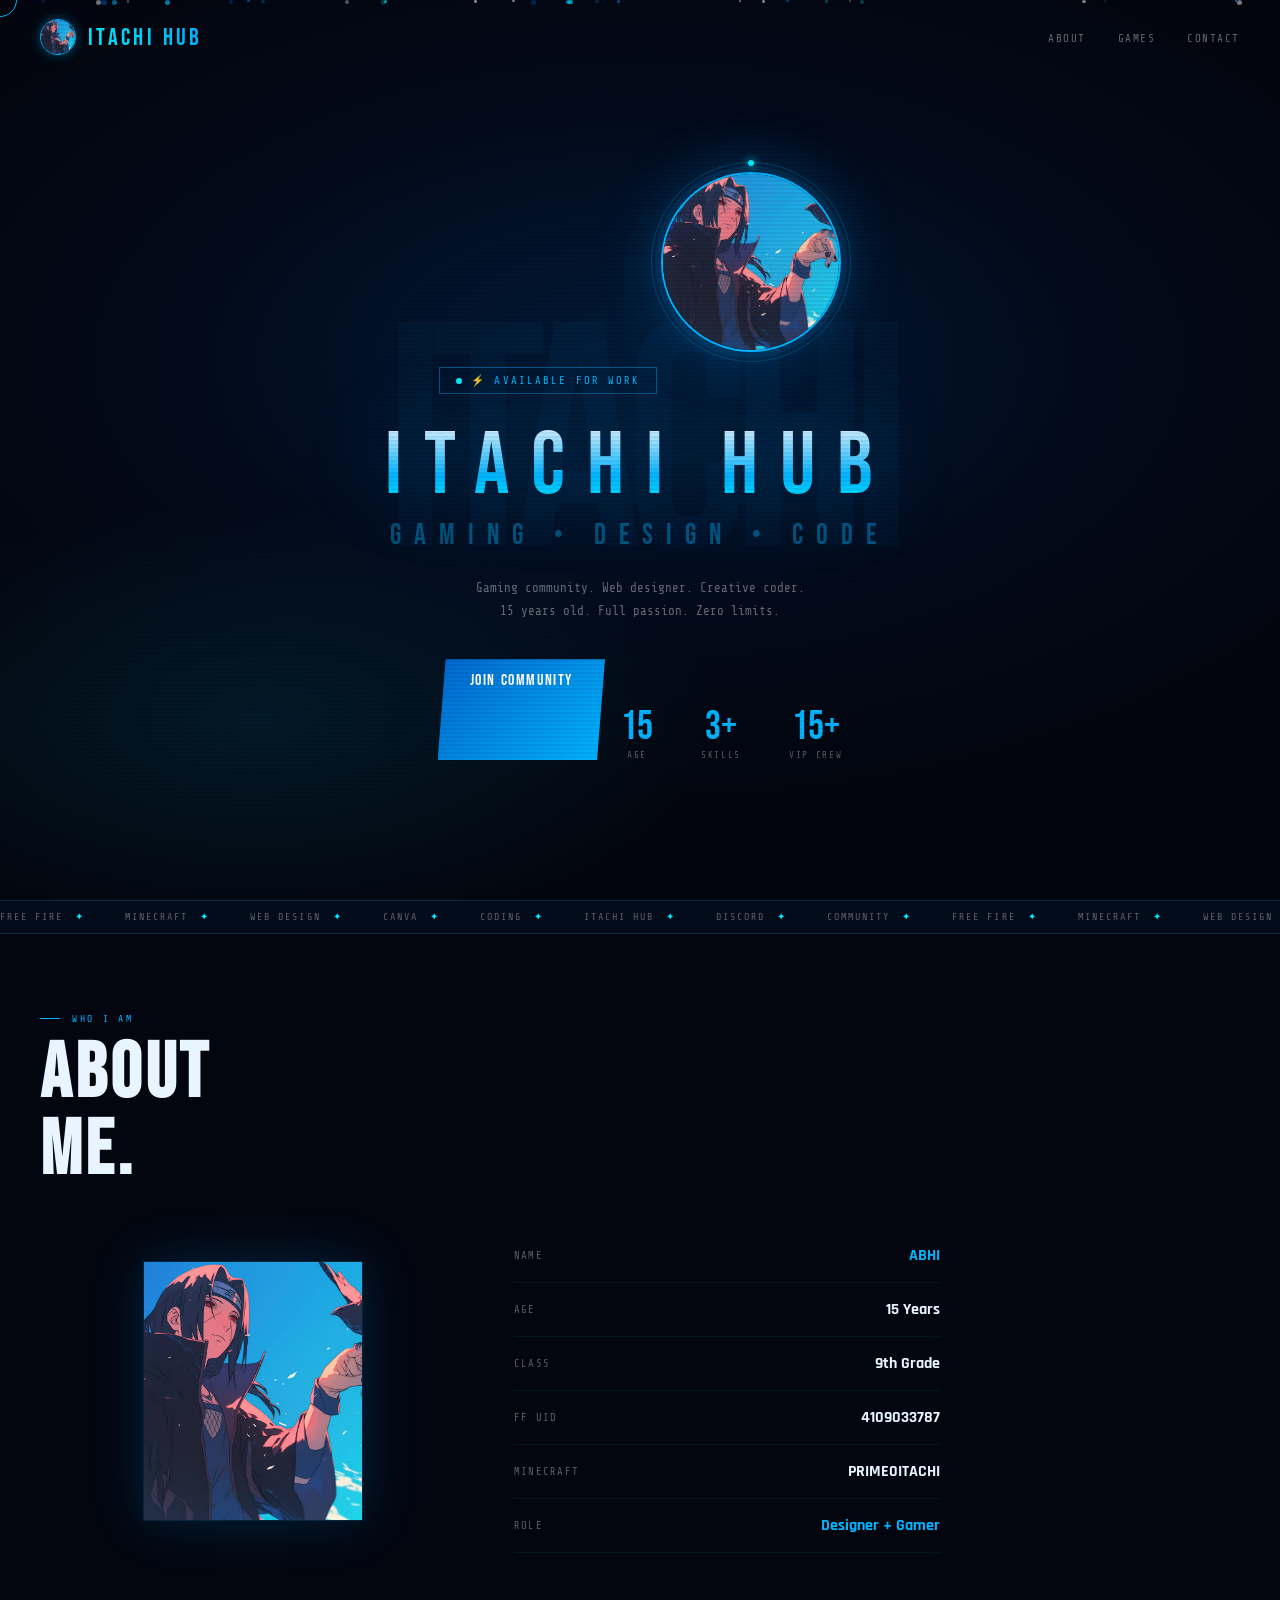
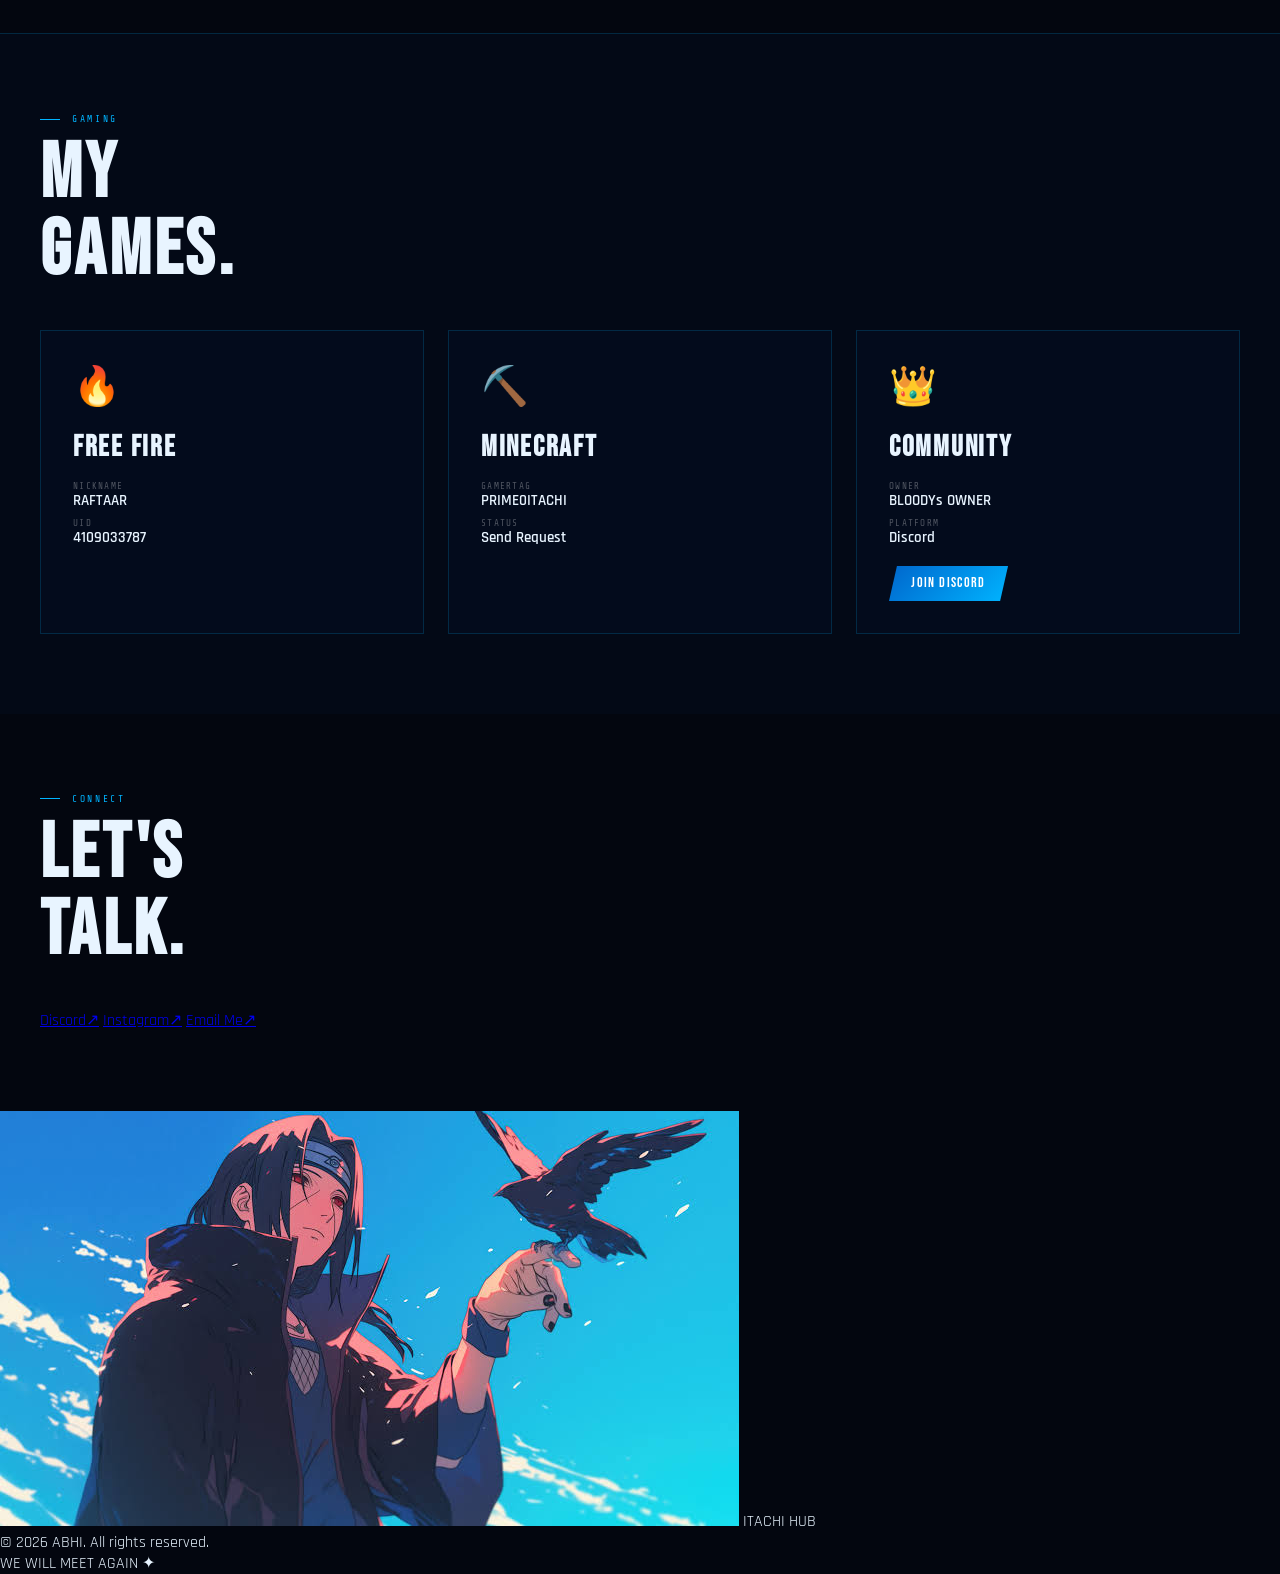
<file: index.html>
<!DOCTYPE html>

<html lang="en">
<head>
  <meta charset="UTF-8"/>
  <meta name="viewport" content="width=device-width, initial-scale=1.0"/>
  <title>ITACHI HUB — ABHI</title>
  <link href="https://fonts.googleapis.com/css2?family=Bebas+Neue&family=Rajdhani:wght@400;500;600;700&family=Share+Tech+Mono&display=swap" rel="stylesheet"/>
  <style>
    *, *::before, *::after { margin: 0; padding: 0; box-sizing: border-box; }
    :root {
      --bg: #03060f;
      --surface: #070d1a;
      --blue: #00b4ff;
      --blue2: #0066cc;
      --cyan: #00eeff;
      --dark-blue: #001133;
      --white: #e8f4ff;
      --dim: rgba(0,180,255,0.08);
      --border: rgba(0,180,255,0.18);
      --font-title: 'Bebas Neue', sans-serif;
      --font-body: 'Rajdhani', sans-serif;
      --font-mono: 'Share Tech Mono', monospace;
    }
    html { scroll-behavior: smooth; }
    body { background: var(--bg); color: var(--white); font-family: var(--font-body); overflow-x: hidden; cursor: none; }

```
/* CURSOR */
#cur { position:fixed; width:10px; height:10px; background:var(--cyan); border-radius:50%; pointer-events:none; z-index:9999; }
#cur-ring { position:fixed; width:34px; height:34px; border:1.5px solid var(--blue); border-radius:50%; pointer-events:none; z-index:9998; transition:all .16s ease; }

/* SCANLINES */
body::before { content:''; position:fixed; inset:0; z-index:1000; pointer-events:none; background: repeating-linear-gradient(0deg, transparent, transparent 2px, rgba(0,0,0,0.06) 2px, rgba(0,0,0,0.06) 4px); }

/* NAV */
nav { position:fixed; top:0; left:0; right:0; z-index:500; padding:1.2rem 2.5rem; display:flex; justify-content:space-between; align-items:center; border-bottom:1px solid transparent; transition:all .3s; }
nav.scrolled { background:rgba(3,6,15,0.94); backdrop-filter:blur(18px); border-color:var(--border); }
.nav-left { display:flex; align-items:center; gap:.75rem; }
.nav-logo-img { width:36px; height:36px; border-radius:50%; object-fit:cover; border:1.5px solid var(--blue); box-shadow:0 0 12px rgba(0,180,255,.4); }
.nav-logo-text { font-family:var(--font-title); font-size:1.5rem; letter-spacing:.14em; background:linear-gradient(90deg,var(--cyan),var(--blue)); -webkit-background-clip:text; -webkit-text-fill-color:transparent; }
.nav-links { display:flex; gap:2rem; list-style:none; }
.nav-links a { font-family:var(--font-mono); font-size:.68rem; color:rgba(255,255,255,.4); text-decoration:none; letter-spacing:.14em; text-transform:uppercase; transition:color .2s; }
.nav-links a:hover { color:var(--cyan); }

/* HERO */
.hero { min-height:100vh; display:flex; align-items:center; justify-content:center; position:relative; overflow:hidden; padding:6rem 2rem 4rem; text-align:center; }
.hero-bg { position:absolute; inset:0; z-index:0; background: radial-gradient(ellipse 90% 70% at 50% 40%, rgba(0,100,200,0.22) 0%, rgba(0,30,80,0.18) 40%, transparent 70%), radial-gradient(ellipse 60% 40% at 20% 80%, rgba(0,200,255,0.1) 0%, transparent 60%), #03060f; animation:bgPulse 7s ease-in-out infinite alternate; }
@keyframes bgPulse {
  from { background: radial-gradient(ellipse 90% 70% at 50% 40%, rgba(0,100,200,0.22) 0%, rgba(0,30,80,0.18) 40%, transparent 70%), radial-gradient(ellipse 60% 40% at 20% 80%, rgba(0,200,255,0.1) 0%, transparent 60%), #03060f; }
  to   { background: radial-gradient(ellipse 100% 80% at 50% 40%, rgba(0,80,180,0.28) 0%, rgba(0,20,60,0.2) 45%, transparent 70%), radial-gradient(ellipse 70% 50% at 80% 20%, rgba(0,220,255,0.12) 0%, transparent 60%), #03060f; }
}
.particles { position:absolute; inset:0; z-index:1; pointer-events:none; }
.p { position:absolute; border-radius:50%; animation:floatUp linear infinite; }
@keyframes floatUp { 0%{transform:translateY(100vh) rotate(0deg);opacity:0} 10%{opacity:.7} 90%{opacity:.3} 100%{transform:translateY(-10vh) rotate(720deg);opacity:0} }
.hero-kanji { position:absolute; z-index:1; font-family:var(--font-title); font-size:clamp(10rem,28vw,20rem); color:rgba(0,150,255,0.04); letter-spacing:-.05em; user-select:none; pointer-events:none; top:50%; left:50%; transform:translate(-50%,-50%); white-space:nowrap; }

.hero-content { position:relative; z-index:2; }
.hero-badge { display:inline-flex; align-items:center; gap:.6rem; font-family:var(--font-mono); font-size:.66rem; letter-spacing:.2em; text-transform:uppercase; border:1px solid rgba(0,180,255,.4); color:var(--blue); padding:.4rem 1rem; margin-bottom:1.8rem; animation:fadeD .6s ease both; }
.hero-badge::before { content:''; width:6px; height:6px; background:var(--cyan); border-radius:50%; animation:blink 1.1s infinite; }
@keyframes blink { 0%,100%{opacity:1} 50%{opacity:0} }

/* HERO LOGO — big Itachi image */
.hero-logo-wrap { position:relative; display:inline-block; margin-bottom:2rem; animation:fadeD .6s .05s ease both; }
.hero-logo { width:180px; height:180px; border-radius:50%; object-fit:cover; object-position:top; border:2px solid var(--blue); box-shadow:0 0 0 6px rgba(0,180,255,.08), 0 0 60px rgba(0,150,255,.35); display:block; }
.hero-logo-ring { position:absolute; inset:-10px; border-radius:50%; border:1px solid rgba(0,220,255,.2); animation:spinRing 8s linear infinite; }
.hero-logo-ring::before { content:''; position:absolute; top:-3px; left:50%; transform:translateX(-50%); width:6px; height:6px; background:var(--cyan); border-radius:50%; box-shadow:0 0 8px var(--cyan); }
@keyframes spinRing { from{transform:rotate(0deg)} to{transform:rotate(360deg)} }

.hero-title { font-family:var(--font-title); font-size:clamp(2.5rem,8vw,5.5rem); letter-spacing:.25em; background:linear-gradient(180deg,var(--white) 0%,var(--blue) 60%,var(--cyan) 100%); -webkit-background-clip:text; -webkit-text-fill-color:transparent; animation:fadeD .6s .15s ease both; filter:drop-shadow(0 0 40px rgba(0,150,255,.4)); line-height:1; }
.hero-sub { font-family:var(--font-title); font-size:clamp(1rem,3vw,1.8rem); letter-spacing:.45em; color:rgba(0,180,255,.4); margin-top:.4rem; animation:fadeD .6s .2s ease both; }
.hero-desc { font-family:var(--font-mono); font-size:.78rem; color:rgba(255,255,255,.4); margin-top:1.5rem; max-width:460px; margin-left:auto; margin-right:auto; line-height:1.9; animation:fadeD .6s .25s ease both; }
.hero-btns { display:flex; gap:1rem; justify-content:center; flex-wrap:wrap; margin-top:2.2rem; animation:fadeD .6s .35s ease both; }
.btn-blue { background:linear-gradient(135deg,var(--blue2),var(--blue)); color:#fff; font-family:var(--font-title); font-size:1rem; letter-spacing:.1em; padding:.75rem 2rem; border:none; cursor:none; text-decoration:none; clip-path:polygon(8px 0%,100% 0%,calc(100% - 8px) 100%,0% 100%); transition:transform .2s,box-shadow .2s; display:inline-block; }
.btn-blue:hover { transform:translateY(-3px); box-shadow:0 10px 30px rgba(0,150,255,.4); }
.btn-ghost { border:1px solid rgba(0,180,255,.35); color:var(--white); font-family:var(--font-mono); font-size:.72rem; letter-spacing:.1em; text-transform:uppercase; padding:.75rem 2rem; text-decoration:none; cursor:none; transition:all .2s; display:inline-block; }
.btn-ghost:hover { border-color:var(--cyan); color:var(--cyan); background:rgba(0,180,255,.05); }
.hero-stats { display:flex; gap:3rem; justify-content:center; margin-top:3rem; animation:fadeD .6s .45s ease both; flex-wrap:wrap; }
.stat { text-align:center; }
.stat-num { font-family:var(--font-title); font-size:2.5rem; color:var(--blue); line-height:1; }
.stat-label { font-family:var(--font-mono); font-size:.58rem; color:rgba(255,255,255,.35); letter-spacing:.18em; text-transform:uppercase; margin-top:.2rem; }
@keyframes fadeD { from{opacity:0;transform:translateY(-18px)} to{opacity:1;transform:translateY(0)} }

/* TICKER */
.ticker { border-top:1px solid var(--border); border-bottom:1px solid var(--border); background:rgba(0,100,200,.06); padding:.65rem 0; overflow:hidden; }
.ticker-track { display:flex; gap:2.5rem; width:max-content; animation:tick 18s linear infinite; }
.ticker-item { font-family:var(--font-mono); font-size:.63rem; color:rgba(255,255,255,.35); letter-spacing:.2em; text-transform:uppercase; white-space:nowrap; display:flex; align-items:center; gap:.75rem; }
.ticker-item .dot { color:var(--cyan); }
@keyframes tick { from{transform:translateX(0)} to{transform:translateX(-50%)} }

/* SECTIONS */
section { padding:5rem 2.5rem; position:relative; }
.sec-label { font-family:var(--font-mono); font-size:.6rem; color:var(--blue); letter-spacing:.28em; text-transform:uppercase; display:flex; align-items:center; gap:.75rem; margin-bottom:.75rem; }
.sec-label::before { content:''; width:20px; height:1px; background:var(--blue); }
.sec-title { font-family:var(--font-title); font-size:clamp(2.5rem,6vw,5rem); letter-spacing:.05em; line-height:1; margin-bottom:2.5rem; }
.reveal { opacity:0; transform:translateY(28px); transition:opacity .7s ease,transform .7s ease; }
.reveal.on { opacity:1; transform:translateY(0); }

/* ABOUT */
.about-grid { display:grid; grid-template-columns:1fr 1fr; gap:3rem; align-items:center; max-width:900px; }
@media(max-width:640px){ .about-grid{grid-template-columns:1fr;} }
.about-img-wrap { position:relative; display:flex; justify-content:center; }
.about-img-wrap::before { display:none; }
.about-img { width:220px; height:260px; object-fit:cover; object-position:top; border:1px solid var(--border); box-shadow:0 0 50px rgba(0,150,255,.2); position:relative; z-index:1; }
.about-rows { display:flex; flex-direction:column; }
.about-row { display:flex; justify-content:space-between; align-items:center; padding:1rem 0; border-bottom:1px solid var(--dim); }
.about-row-key { font-family:var(--font-mono); font-size:.65rem; color:rgba(255,255,255,.35); letter-spacing:.12em; text-transform:uppercase; }
.about-row-val { font-family:var(--font-body); font-weight:700; font-size:1rem; color:var(--white); }
.about-row-val.hi { color:var(--blue); }

/* GAMES */
.games-section { background:rgba(0,100,200,.03); border-top:1px solid var(--border); }
.games-grid { display:grid; grid-template-columns:repeat(auto-fit,minmax(260px,1fr)); gap:1.5rem; }
.game-card { border:1px solid var(--border); background:rgba(0,50,120,.06); padding:2rem; position:relative; overflow:hidden; transition:transform .3s,box-shadow .3s,border-color .3s; }
.game-card::before { content:''; position:absolute; top:0; left:0; right:0; height:2px; background:linear-gradient(90deg,var(--blue2),var(--cyan)); transform:scaleX(0); transform-origin:left; transition:transform .3s; }
.game-card:hover { transform:translateY(-4px); box-shadow:0 16px 40px rgba(0,150,255,.15); border-color:rgba(0,180,255,.4); }
.game-card:hover::before { transform:scaleX(1); }
.game-icon { font-size:2.4rem; margin-bottom:1.1rem; display:block; }
.game-card h3 { font-family:var(--font-title); font-size:1.8rem; letter-spacing:.06em; margin-bottom:1rem; }
.game-field { margin-bottom:.5rem; }
.game-field-label { font-family:var(--font-mono); font-size:.58rem; color:rgba(255,255,255,.3); letter-spacing:.14em; text-transform:uppercase; }
.game-field-val { font-family:var(--font-body); font-weight:600; font-size:.95rem; color:


/* SKILLS */
.skills-section { border-top:1px solid var(--border); }
.skills-grid { display:grid; grid-template-columns:repeat(auto-fit,minmax(240px,1fr)); gap:1px; border:1px solid var(--border); }
.skill-card { padding:2rem; background:rgba(0,30,80,.08); border:1px solid var(--border); transition:background .3s; position:relative; overflow:hidden; }
.skill-card::after { content:''; position:absolute; bottom:0; left:0; right:0; height:1px; background:linear-gradient(90deg,var(--blue2),var(--cyan)); transform:scaleX(0); transform-origin:left; transition:transform .4s; }
.skill-card:hover { background:rgba(0,80,180,.1); }
.skill-card:hover::after { transform:scaleX(1); }
.skill-icon { font-size:2rem; margin-bottom:1rem; display:block; }
.skill-card h3 { font-family:var(--font-title); font-size:1.6rem; letter-spacing:.05em; margin-bottom:.5rem; }
.skill-card p { font-family:var(--font-mono); font-size:.7rem; color:rgba(255,255,255,.38); line-height:1.7; }
.skill-bar-wrap { margin-top:1.2rem; height:2px; background:rgba(255,255,255,.07); }
.skill-bar { height:100%; background:linear-gradient(90deg,var(--blue2),var(--cyan)); transform:scaleX(0); transform-origin:left; transition:transform 1s ease .3s; }
.skill-card.on .skill-bar { transform:scaleX(1); }

/* CONTACT */
.contact-section { border-top:1px solid var(--border); background:radial-gradient(ellipse 80% 60% at 50% 0%,rgba(0,100,200,.1),transparent 70%); }
.contact-grid { display:flex; flex-direction:column; gap:0; max-width:600px; }
.contact-item { display:flex; justify-content:space-between; align-items:center; padding:1.4rem 0; border-bottom:1px solid var(--dim); text-decoration:none; color:var(--white); transition:padding-left .3s; }
.contact-item:hover { padding-left:1rem; }
.contact-item:hover .c-label { color:var(--cyan); }
.c-label { font-family:var(--font-title); font-size:1.8rem; letter-spacing:.05em; transition:color .3s; }
.c-arrow { font-size:1.2rem; color:rgba(255,255,255,.28); transition:all .3s; }
.contact-item:hover .c-arrow { color:var(--cyan); transform:translate(4px,-4px); }

/* FOOTER */
footer { padding:2rem 2.5rem; border-top:1px solid var(--border); display:flex; justify-content:space-between; align-items:center; flex-wrap:wrap; gap:1rem; }
footer p { font-family:var(--font-mono); font-size:.6rem; color:rgba(255,255,255,.22); letter-spacing:.08em; }
footer p span { color:var(--blue); }
.footer-left { display:flex; align-items:center; gap:.6rem; }
.footer-logo-img { width:28px; height:28px; border-radius:50%; object-fit:cover; border:1px solid var(--border); }
.footer-logo-text { font-family:var(--font-title); font-size:1.3rem; letter-spacing:.12em; background:linear-gradient(90deg,var(--cyan),var(--blue)); -webkit-background-clip:text; -webkit-text-fill-color:transparent; }

/* TABS */
.tabs-nav { display:flex; gap:0; border-bottom:1px solid var(--border); background:var(--surface); position:sticky; top:64px; z-index:400; overflow-x:auto; }
.tab-btn { font-family:var(--font-mono); font-size:.68rem; letter-spacing:.14em; text-transform:uppercase; padding:1rem 1.8rem; border:none; background:transparent; color:rgba(255,255,255,.4); cursor:pointer; border-bottom:2px solid transparent; transition:all .2s; white-space:nowrap; }
.tab-btn:hover { color:var(--blue); }
.tab-btn.active { color:var(--cyan); border-bottom-color:var(--cyan); background:rgba(0,150,255,.05); }
.tab-panel { display:none; }
.tab-panel.active { display:block; }

@media(max-width:640px){ nav{padding:1rem 1.2rem;} .nav-links{display:none;} section{padding:3.5rem 1.2rem;} footer{padding:1.5rem 1.2rem;} }
```

  </style>
</head>
<body>
<div id="cur"></div>
<div id="cur-ring"></div>

<!-- NAV -->

<nav id="nav">
  <div class="nav-left">
    <img src="[data-uri]" class="nav-logo-img" alt="Itachi"/>
    <span class="nav-logo-text">ITACHI HUB</span>
  </div>
  <ul class="nav-links">
    <li><a href="#about">About</a></li>
    <li><a href="#games">Games</a></li>
    <li><a href="#contact">Contact</a></li>
  </ul>
</nav>

<!-- HERO -->

<section class="hero">
  <div class="hero-bg"></div>
  <div class="particles" id="particles"></div>
  <div class="hero-kanji">ITACHI</div>
  <div class="hero-content">
    <div class="hero-badge">⚡ Available for Work</div>
    <div class="hero-logo-wrap">
      <img src="[data-uri]" class="hero-logo" alt="Itachi Hub"/>
      <div class="hero-logo-ring"></div>
    </div>
    <div class="hero-title">ITACHI HUB</div>
    <div class="hero-sub">Gaming • Design • Code</div>
    <p class="hero-desc">Gaming community. Web designer. Creative coder.<br/>15 years old. Full passion. Zero limits.</p>
    <div class="hero-btns">
      <a href="#games" class="btn-blue">Join Community</a>
    <div class="hero-stats">
      <div class="stat"><div class="stat-num">15</div><div class="stat-label">Age</div></div>
      <div class="stat"><div class="stat-num">3+</div><div class="stat-label">Skills</div></div>
      <div class="stat"><div class="stat-num">15+</div><div class="stat-label">VIP Crew</div></div>
    </div>
  </div>
</section>


<!-- TICKER -->

<div class="ticker">
  <div class="ticker-track">
    <div class="ticker-item">Free Fire <span class="dot">✦</span></div>
    <div class="ticker-item">Minecraft <span class="dot">✦</span></div>
    <div class="ticker-item">Web Design <span class="dot">✦</span></div>
    <div class="ticker-item">Canva <span class="dot">✦</span></div>
    <div class="ticker-item">Coding <span class="dot">✦</span></div>
    <div class="ticker-item">ITACHI HUB <span class="dot">✦</span></div>
    <div class="ticker-item">Discord <span class="dot">✦</span></div>
    <div class="ticker-item">Community <span class="dot">✦</span></div>
    <div class="ticker-item">Free Fire <span class="dot">✦</span></div>
    <div class="ticker-item">Minecraft <span class="dot">✦</span></div>
    <div class="ticker-item">Web Design <span class="dot">✦</span></div>
    <div class="ticker-item">Canva <span class="dot">✦</span></div>
    <div class="ticker-item">Coding <span class="dot">✦</span></div>
    <div class="ticker-item">ITACHI HUB <span class="dot">✦</span></div>
    <div class="ticker-item">Discord <span class="dot">✦</span></div>
    <div class="ticker-item">Community <span class="dot">✦</span></div>
  </div>
</div>

<!-- TAB PANELS -->

<div class="tab-panels">

<!-- ABOUT -->

<section id="about" class="tab-panel active">
  <div class="sec-label">Who I Am</div>
  <h2 class="sec-title reveal">About<br>Me.</h2>
  <div class="about-grid reveal">
    <div class="about-img-wrap">
      <img src="[data-uri]" class="about-img" alt="ABHI"/>
    </div>
    <div class="about-rows">
      <div class="about-row"><span class="about-row-key">Name</span><span class="about-row-val hi">ABHI</span></div>
      <div class="about-row"><span class="about-row-key">Age</span><span class="about-row-val">15 Years</span></div>
      <div class="about-row"><span class="about-row-key">Class</span><span class="about-row-val">9th Grade</span></div>
      <div class="about-row"><span class="about-row-key">FF UID</span><span class="about-row-val">4109033787</span></div>
      <div class="about-row"><span class="about-row-key">Minecraft</span><span class="about-row-val">PRIME0ITACHI</span></div>
      <div class="about-row"><span class="about-row-key">Role</span><span class="about-row-val hi">Designer + Gamer</span></div>
    </div>
  </div>
</section>

<!-- GAMES -->

<section id="games" class="tab-panel games-section">
  <div class="sec-label">Gaming</div>
  <h2 class="sec-title reveal">My<br>Games.</h2>
  <div class="games-grid reveal">
    <div class="game-card">
      <span class="game-icon">🔥</span>
      <h3>Free Fire</h3>
      <div class="game-field"><div class="game-field-label">Nickname</div><div class="game-field-val">RAFTAAR</div></div>
      <div class="game-field"><div class="game-field-label">UID</div><div class="game-field-val">4109033787</div></div>
    </div>
    <div class="game-card">
      <span class="game-icon">⛏️</span>
      <h3>Minecraft</h3>
      <div class="game-field"><div class="game-field-label">Gamertag</div><div class="game-field-val">PRIME0ITACHI</div></div>
      <div class="game-field"><div class="game-field-label">Status</div><div class="game-field-val">Send Request</div></div>
    </div>
    <div class="game-card">
      <span class="game-icon">👑</span>
      <h3>Community</h3>
      <div class="game-field"><div class="game-field-label">Owner</div><div class="game-field-val">BLOODYs OWNER</div></div>
      <div class="game-field"><div class="game-field-label">Platform</div><div class="game-field-val">Discord</div></div>
      <div style="margin-top:1.2rem"><a href="https://discord.gg/WZnVHpGh6B" class="btn-blue" style="font-size:.85rem;padding:.6rem 1.4rem;">Join Discord</a></div>
    </div>
  </div>
</section>




<!-- CONTACT -->

<section id="contact" class="contact-section">
  <div class="sec-label">Connect</div>
  <h2 class="sec-title reveal">Let's<br>Talk.</h2>
  <div class="contact-grid reveal">
    <a href="https://discord.gg/WZnVHpGh6B" class="contact-item"><span class="c-label">Discord</span><span class="c-arrow">↗</span></a>
    <a href="https://instagram.com/PRIME.ITACHI__" class="contact-item"><span class="c-label">Instagram</span><span class="c-arrow">↗</span></a>
    <a href="mailto:abhigyanofc@outlook.com" class="contact-item"><span class="c-label">Email Me</span><span class="c-arrow">↗</span></a>
  </div>
</section>

<!-- FOOTER -->

<footer>
  <div class="footer-left">
    <img src="[data-uri]" class="footer-logo-img" alt="logo"/>
    <span class="footer-logo-text">ITACHI HUB</span>
  </div>
  <p>© 2026 <span>ABHI</span>. All rights reserved.</p>
  <p>WE WILL MEET AGAIN <span>✦</span></p>
</footer>

<script>
  // Tabs
  document.querySelectorAll('.tab-btn').forEach(btn=>{
    btn.addEventListener('click',()=>{
      document.querySelectorAll('.tab-btn').forEach(b=>b.classList.remove('active'));
      document.querySelectorAll('.tab-panel').forEach(p=>p.classList.remove('active'));
      btn.classList.add('active');
      document.getElementById(btn.dataset.tab).classList.add('active');
    });
  });

  const cur=document.getElementById('cur'),ring=document.getElementById('cur-ring');
  let mx=0,my=0,rx=0,ry=0;
  document.addEventListener('mousemove',e=>{mx=e.clientX;my=e.clientY;});
  (function a(){cur.style.cssText=`left:${mx-5}px;top:${my-5}px;`;rx+=(mx-rx)*.13;ry+=(my-ry)*.13;ring.style.cssText=`left:${rx-17}px;top:${ry-17}px;`;requestAnimationFrame(a);})();
  window.addEventListener('scroll',()=>document.getElementById('nav').classList.toggle('scrolled',scrollY>60));
  const pw=document.getElementById('particles');
  for(let i=0;i<30;i++){const p=document.createElement('div');p.className='p';const s=Math.random()*4+1.5;const c=['#00b4ff','#00eeff','#0066cc','#ffffff'];p.style.cssText=`width:${s}px;height:${s}px;left:${Math.random()*100}%;background:${c[Math.floor(Math.random()*4)]};opacity:${Math.random()*.5+.2};animation-duration:${Math.random()*12+8}s;animation-delay:${Math.random()*8}s;`;pw.appendChild(p);}
  const obs=new IntersectionObserver(es=>es.forEach(e=>{if(e.isIntersecting)e.target.classList.add('on');}),{threshold:.1});
  document.querySelectorAll('.reveal').forEach(r=>obs.observe(r));
  const so=new IntersectionObserver(es=>es.forEach(e=>{if(e.isIntersecting)e.target.classList.add('on');}),{threshold:.3});
  document.querySelectorAll('.skill-card').forEach(c=>so.observe(c));
</script>

</body>
</html>
</file>
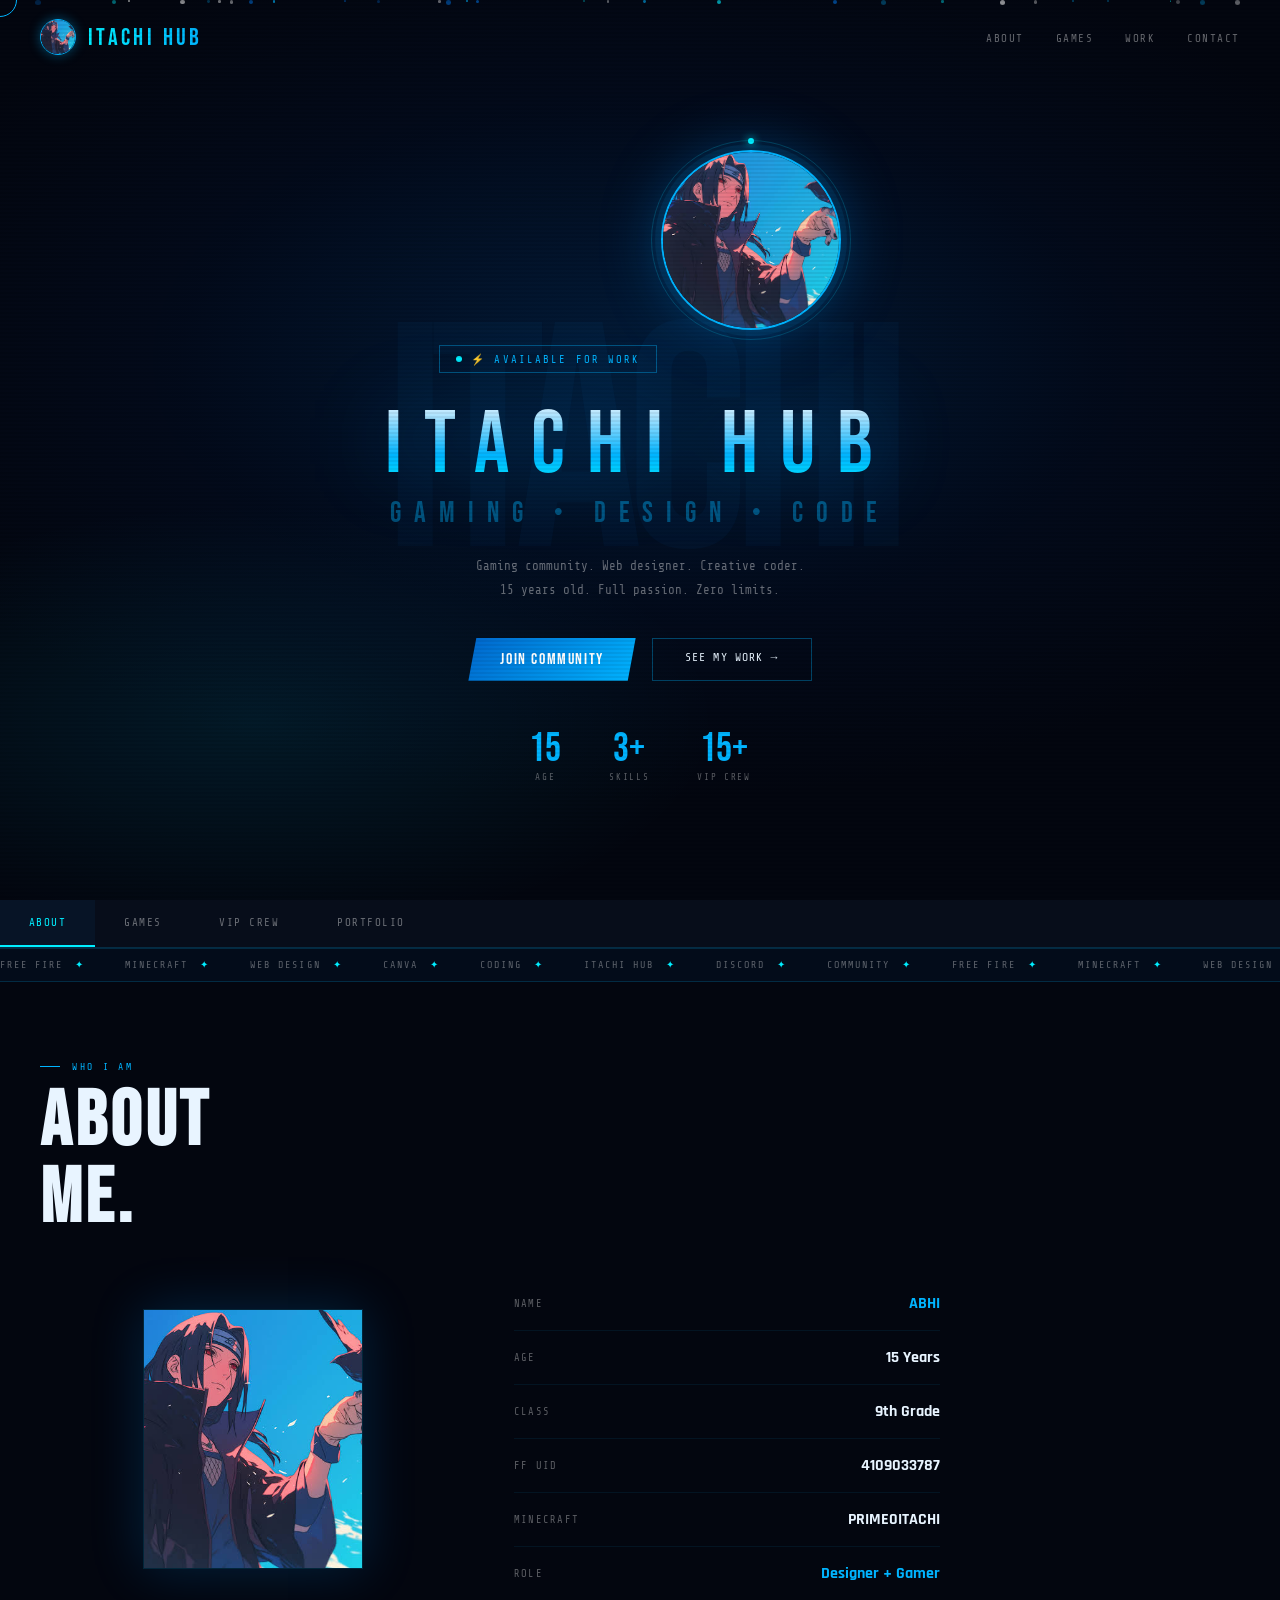
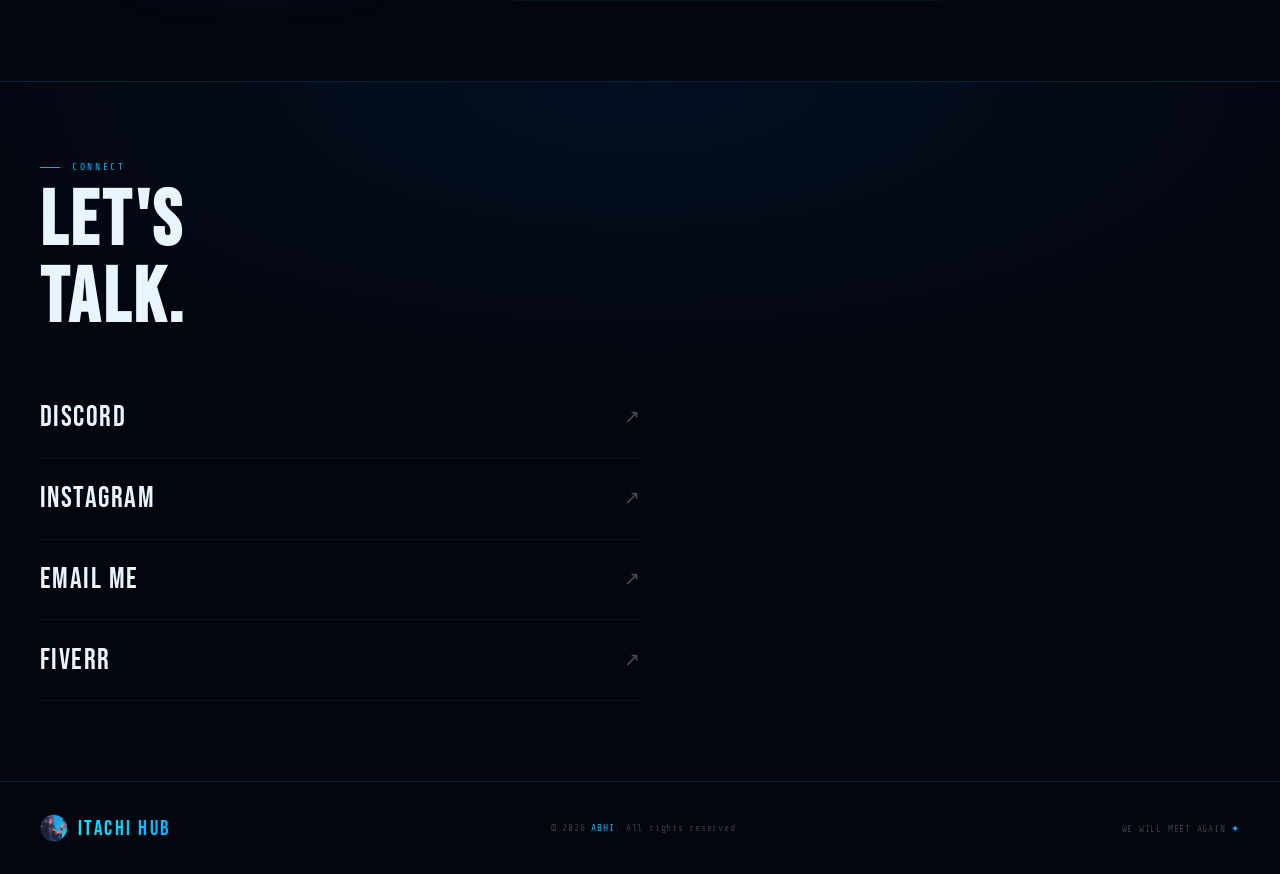
<file: Index.html>
<!DOCTYPE html>

<html lang="en">
<head>
  <meta charset="UTF-8"/>
  <meta name="viewport" content="width=device-width, initial-scale=1.0"/>
  <title>ITACHI HUB — ABHI</title>
  <link href="https://fonts.googleapis.com/css2?family=Bebas+Neue&family=Rajdhani:wght@400;500;600;700&family=Share+Tech+Mono&display=swap" rel="stylesheet"/>
  <style>
    *, *::before, *::after { margin: 0; padding: 0; box-sizing: border-box; }
    :root {
      --bg: #03060f;
      --surface: #070d1a;
      --blue: #00b4ff;
      --blue2: #0066cc;
      --cyan: #00eeff;
      --dark-blue: #001133;
      --white: #e8f4ff;
      --dim: rgba(0,180,255,0.08);
      --border: rgba(0,180,255,0.18);
      --font-title: 'Bebas Neue', sans-serif;
      --font-body: 'Rajdhani', sans-serif;
      --font-mono: 'Share Tech Mono', monospace;
    }
    html { scroll-behavior: smooth; }
    body { background: var(--bg); color: var(--white); font-family: var(--font-body); overflow-x: hidden; cursor: none; }

```
/* CURSOR */
#cur { position:fixed; width:10px; height:10px; background:var(--cyan); border-radius:50%; pointer-events:none; z-index:9999; }
#cur-ring { position:fixed; width:34px; height:34px; border:1.5px solid var(--blue); border-radius:50%; pointer-events:none; z-index:9998; transition:all .16s ease; }

/* SCANLINES */
body::before { content:''; position:fixed; inset:0; z-index:1000; pointer-events:none; background: repeating-linear-gradient(0deg, transparent, transparent 2px, rgba(0,0,0,0.06) 2px, rgba(0,0,0,0.06) 4px); }

/* NAV */
nav { position:fixed; top:0; left:0; right:0; z-index:500; padding:1.2rem 2.5rem; display:flex; justify-content:space-between; align-items:center; border-bottom:1px solid transparent; transition:all .3s; }
nav.scrolled { background:rgba(3,6,15,0.94); backdrop-filter:blur(18px); border-color:var(--border); }
.nav-left { display:flex; align-items:center; gap:.75rem; }
.nav-logo-img { width:36px; height:36px; border-radius:50%; object-fit:cover; border:1.5px solid var(--blue); box-shadow:0 0 12px rgba(0,180,255,.4); }
.nav-logo-text { font-family:var(--font-title); font-size:1.5rem; letter-spacing:.14em; background:linear-gradient(90deg,var(--cyan),var(--blue)); -webkit-background-clip:text; -webkit-text-fill-color:transparent; }
.nav-links { display:flex; gap:2rem; list-style:none; }
.nav-links a { font-family:var(--font-mono); font-size:.68rem; color:rgba(255,255,255,.4); text-decoration:none; letter-spacing:.14em; text-transform:uppercase; transition:color .2s; }
.nav-links a:hover { color:var(--cyan); }

/* HERO */
.hero { min-height:100vh; display:flex; align-items:center; justify-content:center; position:relative; overflow:hidden; padding:6rem 2rem 4rem; text-align:center; }
.hero-bg { position:absolute; inset:0; z-index:0; background: radial-gradient(ellipse 90% 70% at 50% 40%, rgba(0,100,200,0.22) 0%, rgba(0,30,80,0.18) 40%, transparent 70%), radial-gradient(ellipse 60% 40% at 20% 80%, rgba(0,200,255,0.1) 0%, transparent 60%), #03060f; animation:bgPulse 7s ease-in-out infinite alternate; }
@keyframes bgPulse {
  from { background: radial-gradient(ellipse 90% 70% at 50% 40%, rgba(0,100,200,0.22) 0%, rgba(0,30,80,0.18) 40%, transparent 70%), radial-gradient(ellipse 60% 40% at 20% 80%, rgba(0,200,255,0.1) 0%, transparent 60%), #03060f; }
  to   { background: radial-gradient(ellipse 100% 80% at 50% 40%, rgba(0,80,180,0.28) 0%, rgba(0,20,60,0.2) 45%, transparent 70%), radial-gradient(ellipse 70% 50% at 80% 20%, rgba(0,220,255,0.12) 0%, transparent 60%), #03060f; }
}
.particles { position:absolute; inset:0; z-index:1; pointer-events:none; }
.p { position:absolute; border-radius:50%; animation:floatUp linear infinite; }
@keyframes floatUp { 0%{transform:translateY(100vh) rotate(0deg);opacity:0} 10%{opacity:.7} 90%{opacity:.3} 100%{transform:translateY(-10vh) rotate(720deg);opacity:0} }
.hero-kanji { position:absolute; z-index:1; font-family:var(--font-title); font-size:clamp(10rem,28vw,20rem); color:rgba(0,150,255,0.04); letter-spacing:-.05em; user-select:none; pointer-events:none; top:50%; left:50%; transform:translate(-50%,-50%); white-space:nowrap; }

.hero-content { position:relative; z-index:2; }
.hero-badge { display:inline-flex; align-items:center; gap:.6rem; font-family:var(--font-mono); font-size:.66rem; letter-spacing:.2em; text-transform:uppercase; border:1px solid rgba(0,180,255,.4); color:var(--blue); padding:.4rem 1rem; margin-bottom:1.8rem; animation:fadeD .6s ease both; }
.hero-badge::before { content:''; width:6px; height:6px; background:var(--cyan); border-radius:50%; animation:blink 1.1s infinite; }
@keyframes blink { 0%,100%{opacity:1} 50%{opacity:0} }

/* HERO LOGO — big Itachi image */
.hero-logo-wrap { position:relative; display:inline-block; margin-bottom:2rem; animation:fadeD .6s .05s ease both; }
.hero-logo { width:180px; height:180px; border-radius:50%; object-fit:cover; object-position:top; border:2px solid var(--blue); box-shadow:0 0 0 6px rgba(0,180,255,.08), 0 0 60px rgba(0,150,255,.35); display:block; }
.hero-logo-ring { position:absolute; inset:-10px; border-radius:50%; border:1px solid rgba(0,220,255,.2); animation:spinRing 8s linear infinite; }
.hero-logo-ring::before { content:''; position:absolute; top:-3px; left:50%; transform:translateX(-50%); width:6px; height:6px; background:var(--cyan); border-radius:50%; box-shadow:0 0 8px var(--cyan); }
@keyframes spinRing { from{transform:rotate(0deg)} to{transform:rotate(360deg)} }

.hero-title { font-family:var(--font-title); font-size:clamp(2.5rem,8vw,5.5rem); letter-spacing:.25em; background:linear-gradient(180deg,var(--white) 0%,var(--blue) 60%,var(--cyan) 100%); -webkit-background-clip:text; -webkit-text-fill-color:transparent; animation:fadeD .6s .15s ease both; filter:drop-shadow(0 0 40px rgba(0,150,255,.4)); line-height:1; }
.hero-sub { font-family:var(--font-title); font-size:clamp(1rem,3vw,1.8rem); letter-spacing:.45em; color:rgba(0,180,255,.4); margin-top:.4rem; animation:fadeD .6s .2s ease both; }
.hero-desc { font-family:var(--font-mono); font-size:.78rem; color:rgba(255,255,255,.4); margin-top:1.5rem; max-width:460px; margin-left:auto; margin-right:auto; line-height:1.9; animation:fadeD .6s .25s ease both; }
.hero-btns { display:flex; gap:1rem; justify-content:center; flex-wrap:wrap; margin-top:2.2rem; animation:fadeD .6s .35s ease both; }
.btn-blue { background:linear-gradient(135deg,var(--blue2),var(--blue)); color:#fff; font-family:var(--font-title); font-size:1rem; letter-spacing:.1em; padding:.75rem 2rem; border:none; cursor:none; text-decoration:none; clip-path:polygon(8px 0%,100% 0%,calc(100% - 8px) 100%,0% 100%); transition:transform .2s,box-shadow .2s; display:inline-block; }
.btn-blue:hover { transform:translateY(-3px); box-shadow:0 10px 30px rgba(0,150,255,.4); }
.btn-ghost { border:1px solid rgba(0,180,255,.35); color:var(--white); font-family:var(--font-mono); font-size:.72rem; letter-spacing:.1em; text-transform:uppercase; padding:.75rem 2rem; text-decoration:none; cursor:none; transition:all .2s; display:inline-block; }
.btn-ghost:hover { border-color:var(--cyan); color:var(--cyan); background:rgba(0,180,255,.05); }
.hero-stats { display:flex; gap:3rem; justify-content:center; margin-top:3rem; animation:fadeD .6s .45s ease both; flex-wrap:wrap; }
.stat { text-align:center; }
.stat-num { font-family:var(--font-title); font-size:2.5rem; color:var(--blue); line-height:1; }
.stat-label { font-family:var(--font-mono); font-size:.58rem; color:rgba(255,255,255,.35); letter-spacing:.18em; text-transform:uppercase; margin-top:.2rem; }
@keyframes fadeD { from{opacity:0;transform:translateY(-18px)} to{opacity:1;transform:translateY(0)} }

/* TICKER */
.ticker { border-top:1px solid var(--border); border-bottom:1px solid var(--border); background:rgba(0,100,200,.06); padding:.65rem 0; overflow:hidden; }
.ticker-track { display:flex; gap:2.5rem; width:max-content; animation:tick 18s linear infinite; }
.ticker-item { font-family:var(--font-mono); font-size:.63rem; color:rgba(255,255,255,.35); letter-spacing:.2em; text-transform:uppercase; white-space:nowrap; display:flex; align-items:center; gap:.75rem; }
.ticker-item .dot { color:var(--cyan); }
@keyframes tick { from{transform:translateX(0)} to{transform:translateX(-50%)} }

/* SECTIONS */
section { padding:5rem 2.5rem; position:relative; }
.sec-label { font-family:var(--font-mono); font-size:.6rem; color:var(--blue); letter-spacing:.28em; text-transform:uppercase; display:flex; align-items:center; gap:.75rem; margin-bottom:.75rem; }
.sec-label::before { content:''; width:20px; height:1px; background:var(--blue); }
.sec-title { font-family:var(--font-title); font-size:clamp(2.5rem,6vw,5rem); letter-spacing:.05em; line-height:1; margin-bottom:2.5rem; }
.reveal { opacity:0; transform:translateY(28px); transition:opacity .7s ease,transform .7s ease; }
.reveal.on { opacity:1; transform:translateY(0); }

/* ABOUT */
.about-grid { display:grid; grid-template-columns:1fr 1fr; gap:3rem; align-items:center; max-width:900px; }
@media(max-width:640px){ .about-grid{grid-template-columns:1fr;} }
.about-img-wrap { position:relative; display:flex; justify-content:center; }
.about-img-wrap::before { display:none; }
.about-img { width:220px; height:260px; object-fit:cover; object-position:top; border:1px solid var(--border); box-shadow:0 0 50px rgba(0,150,255,.2); position:relative; z-index:1; }
.about-rows { display:flex; flex-direction:column; }
.about-row { display:flex; justify-content:space-between; align-items:center; padding:1rem 0; border-bottom:1px solid var(--dim); }
.about-row-key { font-family:var(--font-mono); font-size:.65rem; color:rgba(255,255,255,.35); letter-spacing:.12em; text-transform:uppercase; }
.about-row-val { font-family:var(--font-body); font-weight:700; font-size:1rem; color:var(--white); }
.about-row-val.hi { color:var(--blue); }

/* GAMES */
.games-section { background:rgba(0,100,200,.03); border-top:1px solid var(--border); }
.games-grid { display:grid; grid-template-columns:repeat(auto-fit,minmax(260px,1fr)); gap:1.5rem; }
.game-card { border:1px solid var(--border); background:rgba(0,50,120,.06); padding:2rem; position:relative; overflow:hidden; transition:transform .3s,box-shadow .3s,border-color .3s; }
.game-card::before { content:''; position:absolute; top:0; left:0; right:0; height:2px; background:linear-gradient(90deg,var(--blue2),var(--cyan)); transform:scaleX(0); transform-origin:left; transition:transform .3s; }
.game-card:hover { transform:translateY(-4px); box-shadow:0 16px 40px rgba(0,150,255,.15); border-color:rgba(0,180,255,.4); }
.game-card:hover::before { transform:scaleX(1); }
.game-icon { font-size:2.4rem; margin-bottom:1.1rem; display:block; }
.game-card h3 { font-family:var(--font-title); font-size:1.8rem; letter-spacing:.06em; margin-bottom:1rem; }
.game-field { margin-bottom:.5rem; }
.game-field-label { font-family:var(--font-mono); font-size:.58rem; color:rgba(255,255,255,.3); letter-spacing:.14em; text-transform:uppercase; }
.game-field-val { font-family:var(--font-body); font-weight:600; font-size:.95rem; color:var(--cyan); }

/* VIP */
.friends-section { border-top:1px solid var(--border); }
.friends-grid { display:flex; flex-wrap:wrap; gap:.6rem; }
.friend-chip { font-family:var(--font-mono); font-size:.7rem; letter-spacing:.1em; text-transform:uppercase; padding:.4rem .95rem; border:1px solid var(--border); color:rgba(255,255,255,.45); transition:all .2s; cursor:default; }
.friend-chip:hover { border-color:var(--blue); color:var(--white); background:rgba(0,100,200,.1); }
.friend-chip.king { border-color:rgba(0,220,255,.4); color:var(--cyan); }
.friend-chip.king:hover { box-shadow:0 0 14px rgba(0,220,255,.2); }

/* PORTFOLIO */
.portfolio-section { background:rgba(0,50,120,.04); border-top:1px solid var(--border); }
.portfolio-grid { display:grid; grid-template-columns:repeat(auto-fit,minmax(280px,1fr)); gap:1.5rem; }
.port-card { border:1px solid var(--border); background:rgba(0,30,80,.08); overflow:hidden; transition:transform .3s,box-shadow .3s; }
.port-card:hover { transform:translateY(-4px); box-shadow:0 16px 40px rgba(0,150,255,.14); }
.port-thumb { height:170px; display:flex; align-items:center; justify-content:center; font-size:3.2rem; position:relative; }
.port-thumb-1 { background:linear-gradient(135deg,rgba(0,80,180,.3),rgba(0,30,80,.2)); }
.port-thumb-2 { background:linear-gradient(135deg,rgba(0,50,150,.3),rgba(0,100,200,.15)); }
.port-thumb-3 { background:linear-gradient(135deg,rgba(0,150,200,.2),rgba(0,50,150,.2)); }
.port-thumb::after { content:''; position:absolute; inset:0; background:linear-gradient(to top,rgba(3,6,15,.85),transparent); }
.port-body { padding:1.4rem; }
.port-num { font-family:var(--font-mono); font-size:.58rem; color:rgba(255,255,255,.28); letter-spacing:.16em; margin-bottom:.35rem; }
.port-card h3 { font-family:var(--font-title); font-size:1.6rem; letter-spacing:.04em; margin-bottom:.4rem; }
.port-card p { font-family:var(--font-mono); font-size:.7rem; color:rgba(255,255,255,.38); line-height:1.7; margin-bottom:1.1rem; }
.port-tags { display:flex; flex-wrap:wrap; gap:.35rem; }
.port-tag { font-family:var(--font-mono); font-size:.56rem; color:var(--blue); border:1px solid rgba(0,180,255,.22); padding:.15rem .5rem; letter-spacing:.08em; }

/* SKILLS */
.skills-section { border-top:1px solid var(--border); }
.skills-grid { display:grid; grid-template-columns:repeat(auto-fit,minmax(240px,1fr)); gap:1px; border:1px solid var(--border); }
.skill-card { padding:2rem; background:rgba(0,30,80,.08); border:1px solid var(--border); transition:background .3s; position:relative; overflow:hidden; }
.skill-card::after { content:''; position:absolute; bottom:0; left:0; right:0; height:1px; background:linear-gradient(90deg,var(--blue2),var(--cyan)); transform:scaleX(0); transform-origin:left; transition:transform .4s; }
.skill-card:hover { background:rgba(0,80,180,.1); }
.skill-card:hover::after { transform:scaleX(1); }
.skill-icon { font-size:2rem; margin-bottom:1rem; display:block; }
.skill-card h3 { font-family:var(--font-title); font-size:1.6rem; letter-spacing:.05em; margin-bottom:.5rem; }
.skill-card p { font-family:var(--font-mono); font-size:.7rem; color:rgba(255,255,255,.38); line-height:1.7; }
.skill-bar-wrap { margin-top:1.2rem; height:2px; background:rgba(255,255,255,.07); }
.skill-bar { height:100%; background:linear-gradient(90deg,var(--blue2),var(--cyan)); transform:scaleX(0); transform-origin:left; transition:transform 1s ease .3s; }
.skill-card.on .skill-bar { transform:scaleX(1); }

/* CONTACT */
.contact-section { border-top:1px solid var(--border); background:radial-gradient(ellipse 80% 60% at 50% 0%,rgba(0,100,200,.1),transparent 70%); }
.contact-grid { display:flex; flex-direction:column; gap:0; max-width:600px; }
.contact-item { display:flex; justify-content:space-between; align-items:center; padding:1.4rem 0; border-bottom:1px solid var(--dim); text-decoration:none; color:var(--white); transition:padding-left .3s; }
.contact-item:hover { padding-left:1rem; }
.contact-item:hover .c-label { color:var(--cyan); }
.c-label { font-family:var(--font-title); font-size:1.8rem; letter-spacing:.05em; transition:color .3s; }
.c-arrow { font-size:1.2rem; color:rgba(255,255,255,.28); transition:all .3s; }
.contact-item:hover .c-arrow { color:var(--cyan); transform:translate(4px,-4px); }

/* FOOTER */
footer { padding:2rem 2.5rem; border-top:1px solid var(--border); display:flex; justify-content:space-between; align-items:center; flex-wrap:wrap; gap:1rem; }
footer p { font-family:var(--font-mono); font-size:.6rem; color:rgba(255,255,255,.22); letter-spacing:.08em; }
footer p span { color:var(--blue); }
.footer-left { display:flex; align-items:center; gap:.6rem; }
.footer-logo-img { width:28px; height:28px; border-radius:50%; object-fit:cover; border:1px solid var(--border); }
.footer-logo-text { font-family:var(--font-title); font-size:1.3rem; letter-spacing:.12em; background:linear-gradient(90deg,var(--cyan),var(--blue)); -webkit-background-clip:text; -webkit-text-fill-color:transparent; }

/* TABS */
.tabs-nav { display:flex; gap:0; border-bottom:1px solid var(--border); background:var(--surface); position:sticky; top:64px; z-index:400; overflow-x:auto; }
.tab-btn { font-family:var(--font-mono); font-size:.68rem; letter-spacing:.14em; text-transform:uppercase; padding:1rem 1.8rem; border:none; background:transparent; color:rgba(255,255,255,.4); cursor:pointer; border-bottom:2px solid transparent; transition:all .2s; white-space:nowrap; }
.tab-btn:hover { color:var(--blue); }
.tab-btn.active { color:var(--cyan); border-bottom-color:var(--cyan); background:rgba(0,150,255,.05); }
.tab-panel { display:none; }
.tab-panel.active { display:block; }

@media(max-width:640px){ nav{padding:1rem 1.2rem;} .nav-links{display:none;} section{padding:3.5rem 1.2rem;} footer{padding:1.5rem 1.2rem;} }
```

  </style>
</head>
<body>
<div id="cur"></div>
<div id="cur-ring"></div>

<!-- NAV -->

<nav id="nav">
  <div class="nav-left">
    <img src="[data-uri]" class="nav-logo-img" alt="Itachi"/>
    <span class="nav-logo-text">ITACHI HUB</span>
  </div>
  <ul class="nav-links">
    <li><a href="#about">About</a></li>
    <li><a href="#games">Games</a></li>
    <li><a href="#portfolio">Work</a></li>
    <li><a href="#contact">Contact</a></li>
  </ul>
</nav>

<!-- HERO -->

<section class="hero">
  <div class="hero-bg"></div>
  <div class="particles" id="particles"></div>
  <div class="hero-kanji">ITACHI</div>
  <div class="hero-content">
    <div class="hero-badge">⚡ Available for Work</div>
    <div class="hero-logo-wrap">
      <img src="[data-uri]" class="hero-logo" alt="Itachi Hub"/>
      <div class="hero-logo-ring"></div>
    </div>
    <div class="hero-title">ITACHI HUB</div>
    <div class="hero-sub">Gaming • Design • Code</div>
    <p class="hero-desc">Gaming community. Web designer. Creative coder.<br/>15 years old. Full passion. Zero limits.</p>
    <div class="hero-btns">
      <a href="#games" class="btn-blue">Join Community</a>
      <a href="#portfolio" class="btn-ghost">See My Work →</a>
    </div>
    <div class="hero-stats">
      <div class="stat"><div class="stat-num">15</div><div class="stat-label">Age</div></div>
      <div class="stat"><div class="stat-num">3+</div><div class="stat-label">Skills</div></div>
      <div class="stat"><div class="stat-num">15+</div><div class="stat-label">VIP Crew</div></div>
    </div>
  </div>
</section>

<!-- TABS NAV -->

<div class="tabs-nav" id="tabsNav">
  <button class="tab-btn active" data-tab="about">About</button>
  <button class="tab-btn" data-tab="games">Games</button>
  <button class="tab-btn" data-tab="crew">VIP Crew</button>
  <button class="tab-btn" data-tab="portfolio">Portfolio</button>
</div>

<!-- TICKER -->

<div class="ticker">
  <div class="ticker-track">
    <div class="ticker-item">Free Fire <span class="dot">✦</span></div>
    <div class="ticker-item">Minecraft <span class="dot">✦</span></div>
    <div class="ticker-item">Web Design <span class="dot">✦</span></div>
    <div class="ticker-item">Canva <span class="dot">✦</span></div>
    <div class="ticker-item">Coding <span class="dot">✦</span></div>
    <div class="ticker-item">ITACHI HUB <span class="dot">✦</span></div>
    <div class="ticker-item">Discord <span class="dot">✦</span></div>
    <div class="ticker-item">Community <span class="dot">✦</span></div>
    <div class="ticker-item">Free Fire <span class="dot">✦</span></div>
    <div class="ticker-item">Minecraft <span class="dot">✦</span></div>
    <div class="ticker-item">Web Design <span class="dot">✦</span></div>
    <div class="ticker-item">Canva <span class="dot">✦</span></div>
    <div class="ticker-item">Coding <span class="dot">✦</span></div>
    <div class="ticker-item">ITACHI HUB <span class="dot">✦</span></div>
    <div class="ticker-item">Discord <span class="dot">✦</span></div>
    <div class="ticker-item">Community <span class="dot">✦</span></div>
  </div>
</div>

<!-- TAB PANELS -->

<div class="tab-panels">

<!-- ABOUT -->

<section id="about" class="tab-panel active">
  <div class="sec-label">Who I Am</div>
  <h2 class="sec-title reveal">About<br>Me.</h2>
  <div class="about-grid reveal">
    <div class="about-img-wrap">
      <img src="[data-uri]" class="about-img" alt="ABHI"/>
    </div>
    <div class="about-rows">
      <div class="about-row"><span class="about-row-key">Name</span><span class="about-row-val hi">ABHI</span></div>
      <div class="about-row"><span class="about-row-key">Age</span><span class="about-row-val">15 Years</span></div>
      <div class="about-row"><span class="about-row-key">Class</span><span class="about-row-val">9th Grade</span></div>
      <div class="about-row"><span class="about-row-key">FF UID</span><span class="about-row-val">4109033787</span></div>
      <div class="about-row"><span class="about-row-key">Minecraft</span><span class="about-row-val">PRIME0ITACHI</span></div>
      <div class="about-row"><span class="about-row-key">Role</span><span class="about-row-val hi">Designer + Gamer</span></div>
    </div>
  </div>
</section>

<!-- GAMES -->

<section id="games" class="tab-panel games-section">
  <div class="sec-label">Gaming</div>
  <h2 class="sec-title reveal">My<br>Games.</h2>
  <div class="games-grid reveal">
    <div class="game-card">
      <span class="game-icon">🔥</span>
      <h3>Free Fire</h3>
      <div class="game-field"><div class="game-field-label">Nickname</div><div class="game-field-val">RAFTAAR</div></div>
      <div class="game-field"><div class="game-field-label">UID</div><div class="game-field-val">4109033787</div></div>
    </div>
    <div class="game-card">
      <span class="game-icon">⛏️</span>
      <h3>Minecraft</h3>
      <div class="game-field"><div class="game-field-label">Gamertag</div><div class="game-field-val">PRIME0ITACHI</div></div>
      <div class="game-field"><div class="game-field-label">Status</div><div class="game-field-val">Send Request</div></div>
    </div>
    <div class="game-card">
      <span class="game-icon">👑</span>
      <h3>Community</h3>
      <div class="game-field"><div class="game-field-label">Owner</div><div class="game-field-val">BLOODYs OWNER</div></div>
      <div class="game-field"><div class="game-field-label">Platform</div><div class="game-field-val">Discord</div></div>
      <div style="margin-top:1.2rem"><a href="https://discord.gg/WZnVHpGh6B" class="btn-blue" style="font-size:.85rem;padding:.6rem 1.4rem;">Join Discord</a></div>
    </div>
  </div>
</section>

<!-- VIP FRIENDS -->

<section id="crew" class="tab-panel">
  <div class="sec-label">Squad</div>
  <h2 class="sec-title reveal">VIP<br>Crew.</h2>
  <div class="friends-grid reveal">
    <div class="friend-chip">PIYUSH</div><div class="friend-chip">ZENZIE</div>
    <div class="friend-chip">DARKY</div><div class="friend-chip">DRAGO</div>
    <div class="friend-chip">SAHIL</div><div class="friend-chip">AMAN</div>
    <div class="friend-chip">SAMAY</div><div class="friend-chip">ADI</div>
    <div class="friend-chip">ASHISH</div><div class="friend-chip">RITIKESH</div>
    <div class="friend-chip">MENMA</div><div class="friend-chip">JAY</div>
    <div class="friend-chip king">SHEKHAR 👑</div><div class="friend-chip">MOTI</div>
  </div>
</section>

<!-- PORTFOLIO -->

<section id="portfolio" class="tab-panel portfolio-section">
  <div class="sec-label">My Work</div>
  <h2 class="sec-title reveal">Portfolio &<br>Projects.</h2>
  <div class="portfolio-grid reveal">
    <div class="port-card">
      <div class="port-thumb port-thumb-1">🌐</div>
      <div class="port-body">
        <div class="port-num">01 / WEB DESIGN</div>
        <h3>Landing Page</h3>
        <p>Clean, responsive landing page. Fast, mobile-first.</p>
        <div class="port-tags"><span class="port-tag">HTML/CSS</span><span class="port-tag">Responsive</span></div>
      </div>
    </div>
    <div class="port-card">
      <div class="port-thumb port-thumb-2">🎨</div>
      <div class="port-body">
        <div class="port-num">02 / BRANDING</div>
        <h3>Logo & Brand</h3>
        <p>Full branding — logo, colors, typography, social media kit.</p>
        <div class="port-tags"><span class="port-tag">Canva</span><span class="port-tag">Logo</span></div>
      </div>
    </div>
    <div class="port-card">
      <div class="port-thumb port-thumb-3">📱</div>
      <div class="port-body">
        <div class="port-num">03 / SOCIAL MEDIA</div>
        <h3>Post Pack</h3>
        <p>Instagram template packs — scroll-stopping designs.</p>
        <div class="port-tags"><span class="port-tag">Canva</span><span class="port-tag">Instagram</span></div>
      </div>
    </div>
  </div>
</section>

</div><!-- end tab-panels -->

<!-- CONTACT -->

<section id="contact" class="contact-section">
  <div class="sec-label">Connect</div>
  <h2 class="sec-title reveal">Let's<br>Talk.</h2>
  <div class="contact-grid reveal">
    <a href="https://discord.gg/WZnVHpGh6B" class="contact-item"><span class="c-label">Discord</span><span class="c-arrow">↗</span></a>
    <a href="https://instagram.com/PRIME.ITACHI__" class="contact-item"><span class="c-label">Instagram</span><span class="c-arrow">↗</span></a>
    <a href="mailto:youremail@gmail.com" class="contact-item"><span class="c-label">Email Me</span><span class="c-arrow">↗</span></a>
    <a href="https://fiverr.com/yourprofile" class="contact-item"><span class="c-label">Fiverr</span><span class="c-arrow">↗</span></a>
  </div>
</section>

<!-- FOOTER -->

<footer>
  <div class="footer-left">
    <img src="[data-uri]" class="footer-logo-img" alt="logo"/>
    <span class="footer-logo-text">ITACHI HUB</span>
  </div>
  <p>© 2026 <span>ABHI</span>. All rights reserved.</p>
  <p>WE WILL MEET AGAIN <span>✦</span></p>
</footer>

<script>
  // Tabs
  document.querySelectorAll('.tab-btn').forEach(btn=>{
    btn.addEventListener('click',()=>{
      document.querySelectorAll('.tab-btn').forEach(b=>b.classList.remove('active'));
      document.querySelectorAll('.tab-panel').forEach(p=>p.classList.remove('active'));
      btn.classList.add('active');
      document.getElementById(btn.dataset.tab).classList.add('active');
    });
  });

  const cur=document.getElementById('cur'),ring=document.getElementById('cur-ring');
  let mx=0,my=0,rx=0,ry=0;
  document.addEventListener('mousemove',e=>{mx=e.clientX;my=e.clientY;});
  (function a(){cur.style.cssText=`left:${mx-5}px;top:${my-5}px;`;rx+=(mx-rx)*.13;ry+=(my-ry)*.13;ring.style.cssText=`left:${rx-17}px;top:${ry-17}px;`;requestAnimationFrame(a);})();
  window.addEventListener('scroll',()=>document.getElementById('nav').classList.toggle('scrolled',scrollY>60));
  const pw=document.getElementById('particles');
  for(let i=0;i<30;i++){const p=document.createElement('div');p.className='p';const s=Math.random()*4+1.5;const c=['#00b4ff','#00eeff','#0066cc','#ffffff'];p.style.cssText=`width:${s}px;height:${s}px;left:${Math.random()*100}%;background:${c[Math.floor(Math.random()*4)]};opacity:${Math.random()*.5+.2};animation-duration:${Math.random()*12+8}s;animation-delay:${Math.random()*8}s;`;pw.appendChild(p);}
  const obs=new IntersectionObserver(es=>es.forEach(e=>{if(e.isIntersecting)e.target.classList.add('on');}),{threshold:.1});
  document.querySelectorAll('.reveal').forEach(r=>obs.observe(r));
  const so=new IntersectionObserver(es=>es.forEach(e=>{if(e.isIntersecting)e.target.classList.add('on');}),{threshold:.3});
  document.querySelectorAll('.skill-card').forEach(c=>so.observe(c));
</script>

</body>
</html>
</file>
